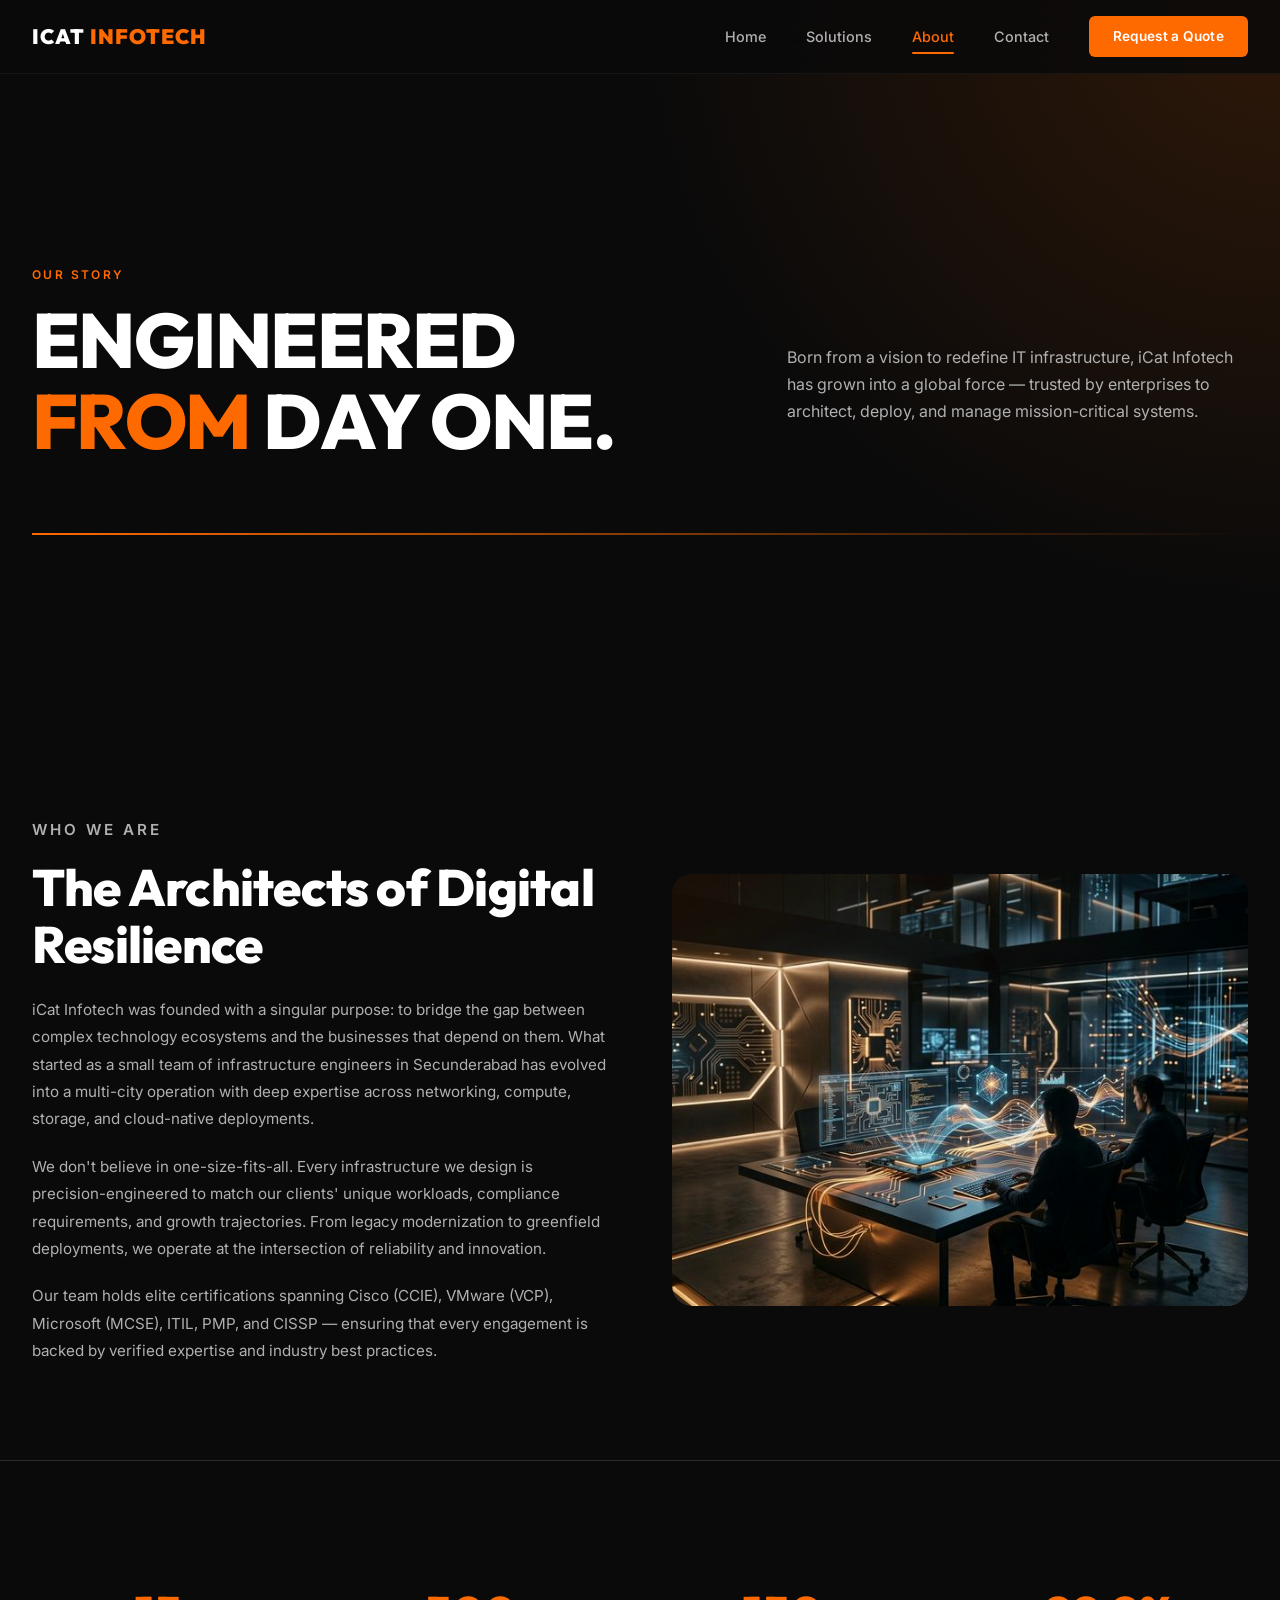
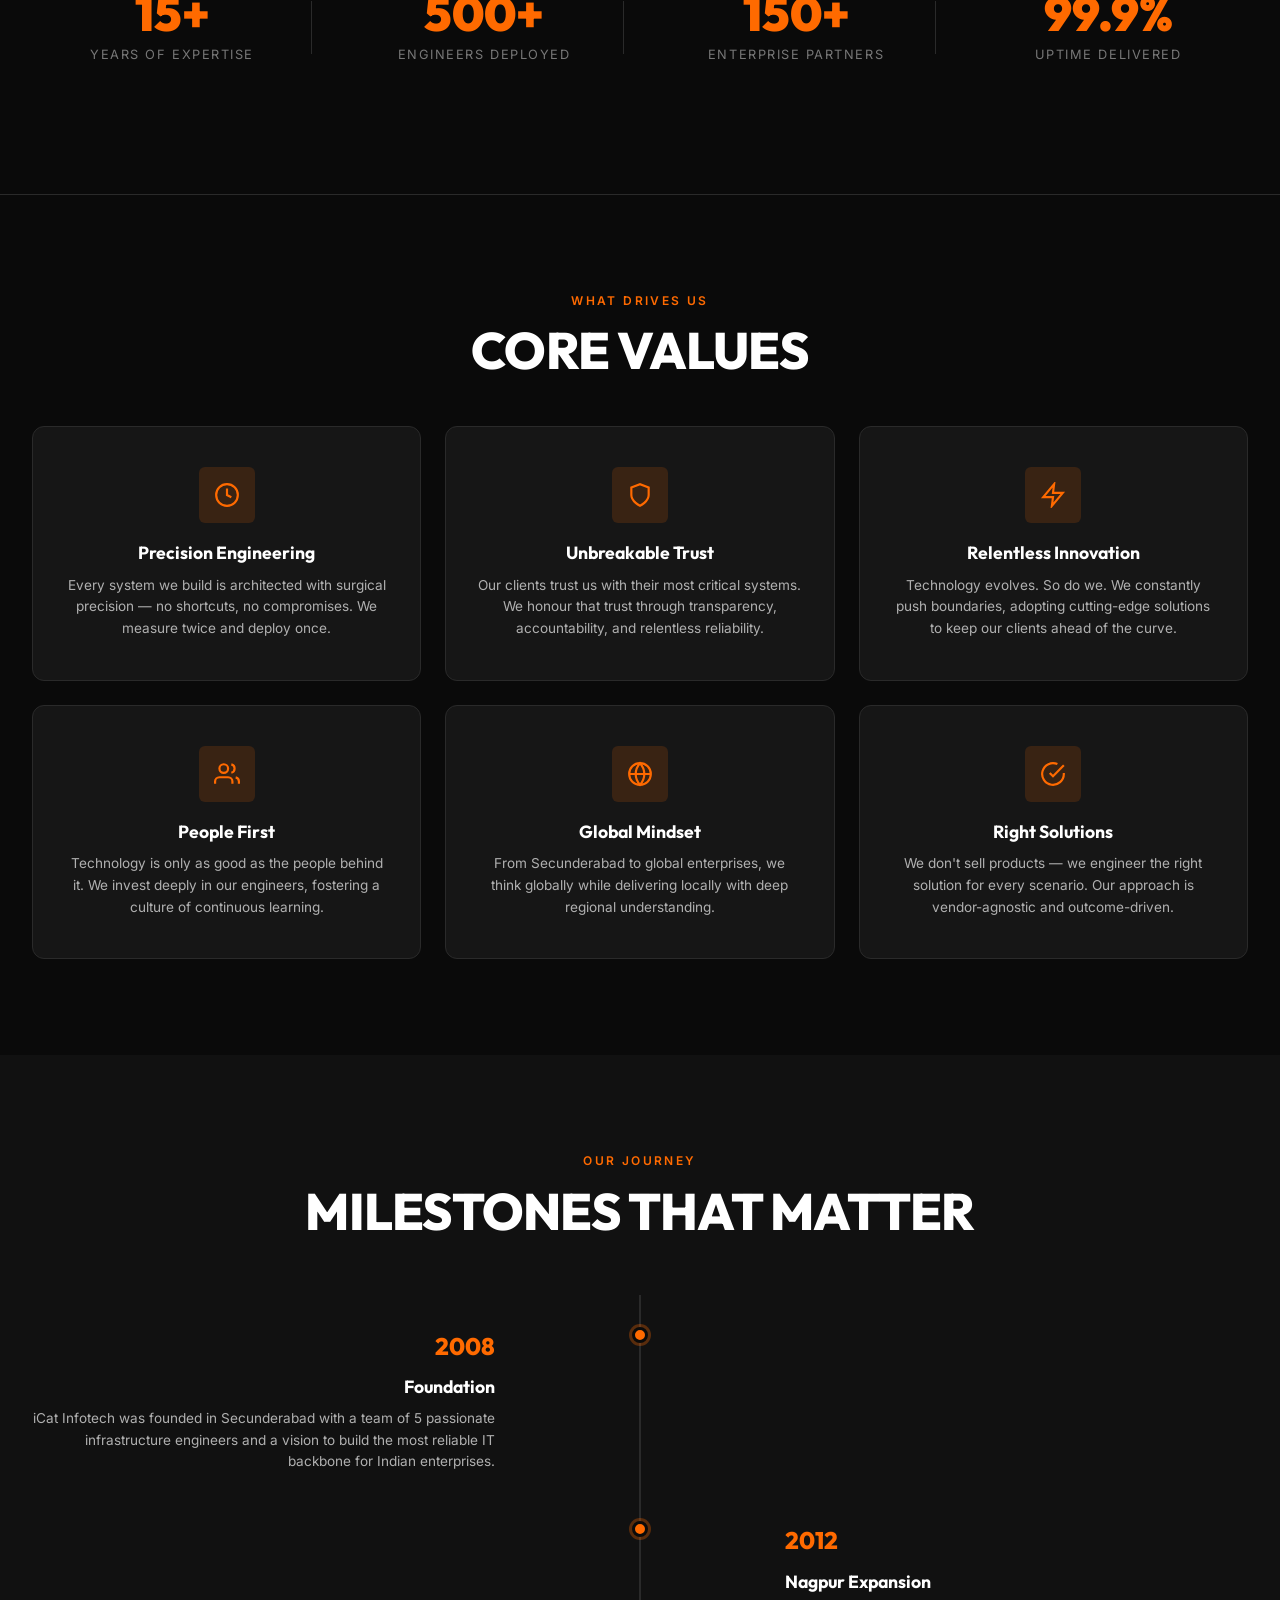
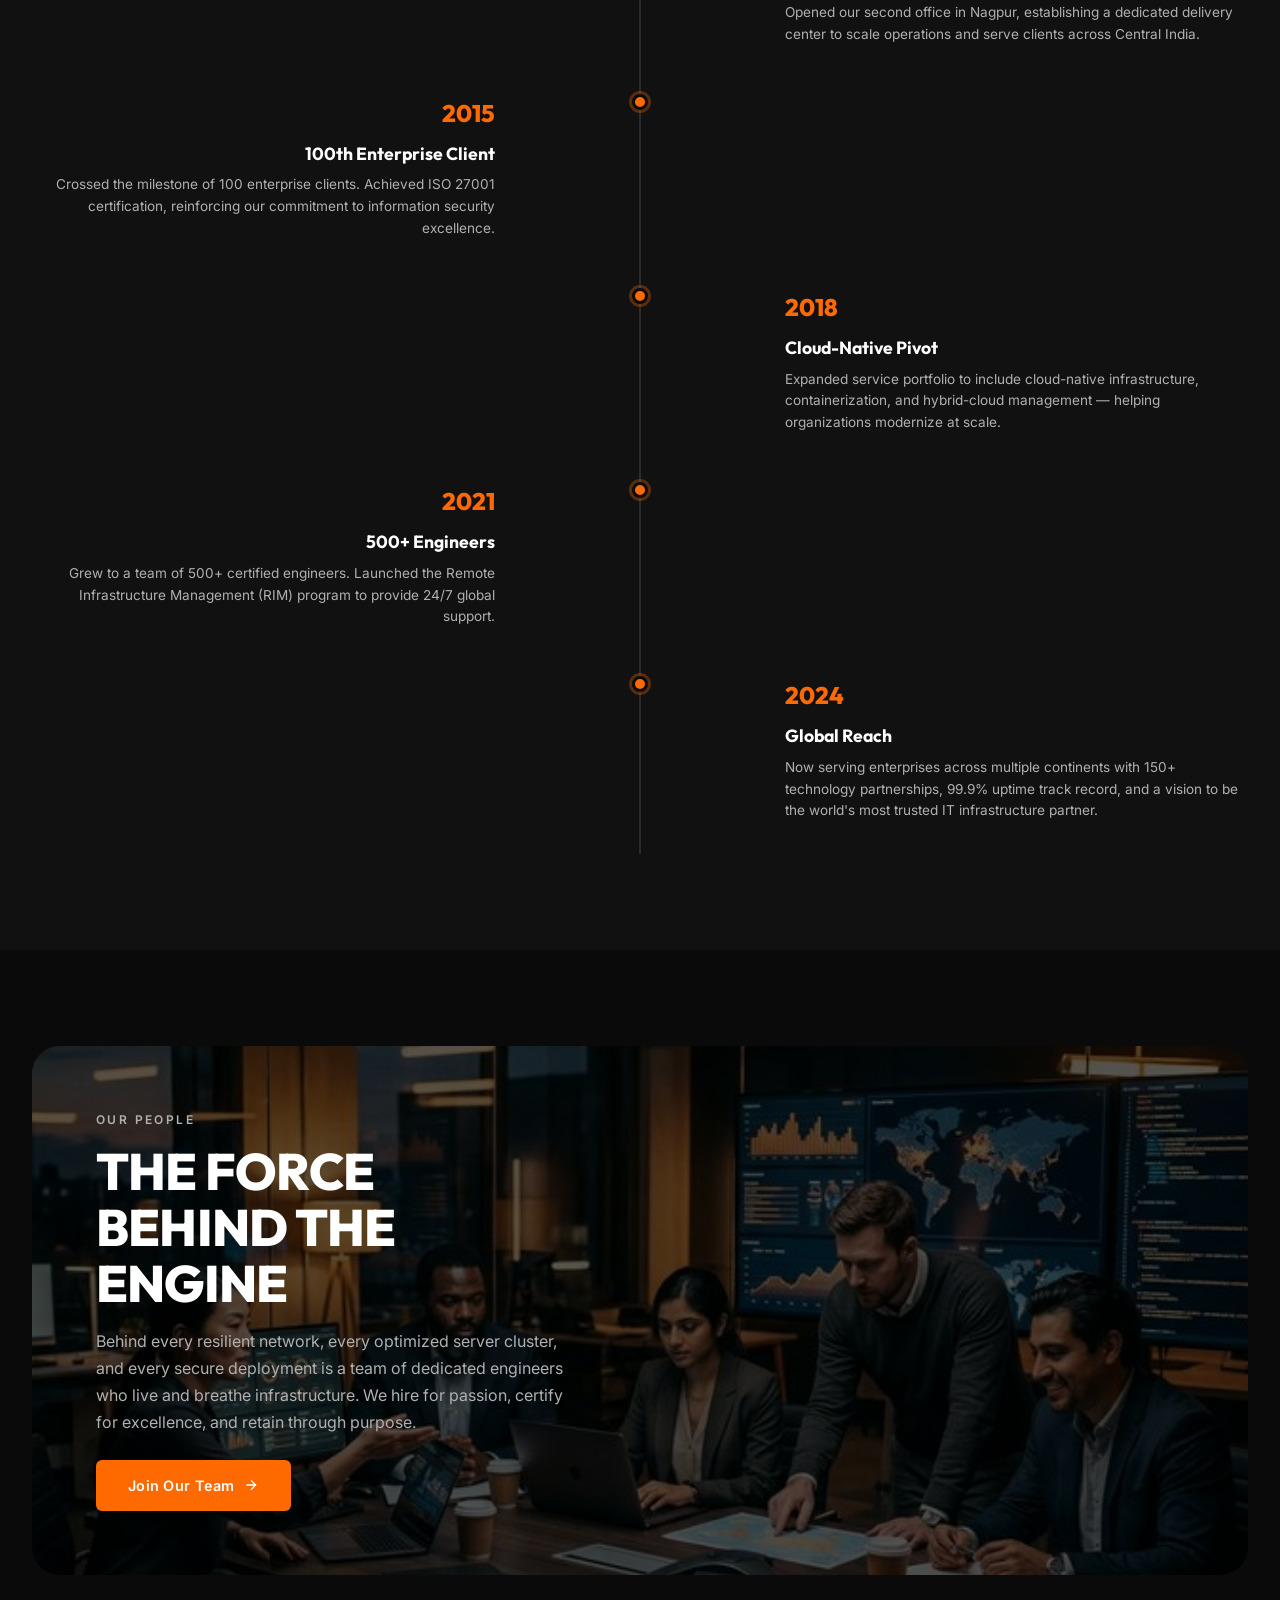
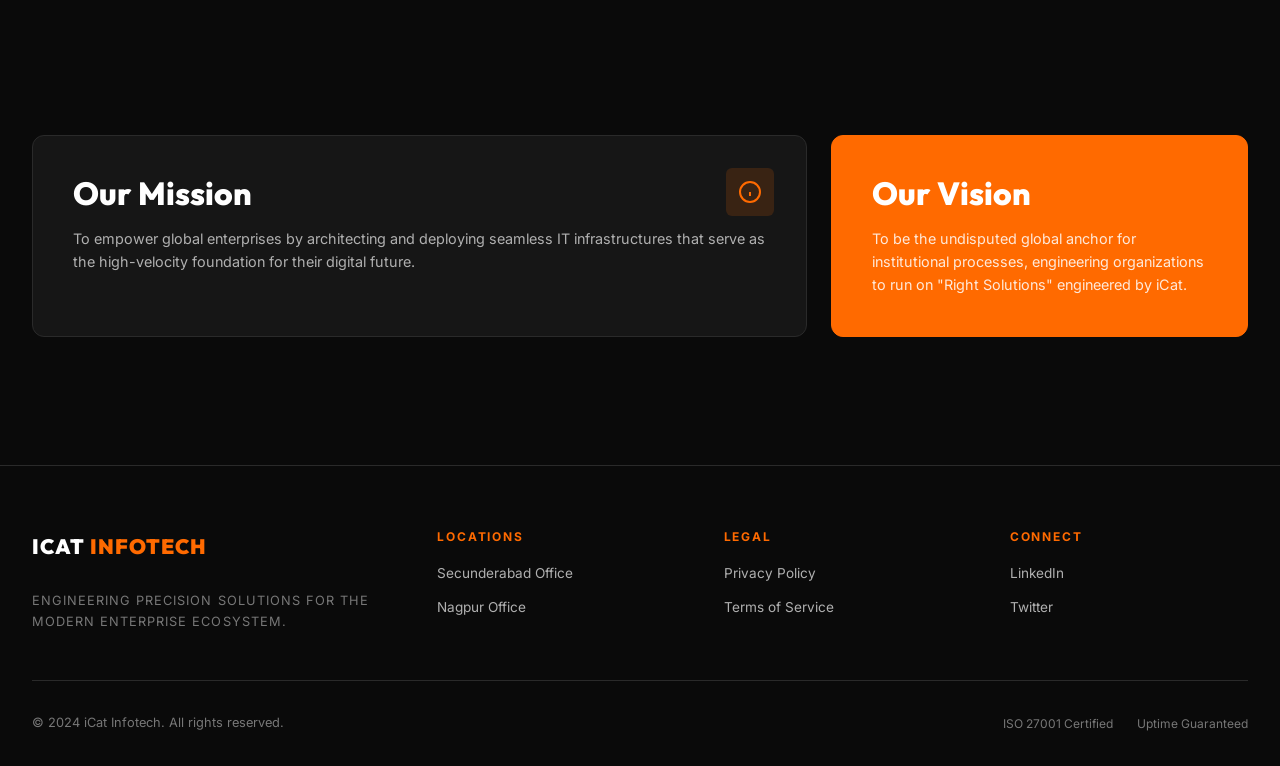
<file: about.html>
<!DOCTYPE html>
<html lang="en">
<head>
  <meta charset="UTF-8">
  <meta name="viewport" content="width=device-width, initial-scale=1.0">
  <title>About — iCat Infotech</title>
  <meta name="description" content="Learn about iCat Infotech — our story, values, journey, and the team behind mission-critical IT infrastructure solutions since 2008.">
  <link rel="stylesheet" href="styles.css">
  <link rel="icon" type="image/svg+xml" href="data:image/svg+xml,%3Csvg xmlns='http://www.w3.org/2000/svg' viewBox='0 0 32 32'%3E%3Crect width='32' height='32' rx='6' fill='%23FF6A00'/%3E%3Ctext x='50%25' y='55%25' dominant-baseline='middle' text-anchor='middle' font-family='Arial' font-weight='900' font-size='18' fill='white'%3EiC%3C/text%3E%3C/svg%3E">
</head>
<body>

  <!-- Navigation -->
  <nav class="navbar" id="navbar">
    <div class="container nav-inner">
      <a href="index.html" class="nav-logo">ICAT <span>INFOTECH</span></a>
      <div class="nav-links" id="navLinks">
        <a href="index.html">Home</a>
        <a href="solutions.html">Solutions</a>
        <a href="about.html" class="active">About</a>
        <a href="contact.html">Contact</a>
        <a href="contact.html" class="nav-cta">Request a Quote</a>
      </div>
      <button class="nav-toggle" id="navToggle" aria-label="Toggle navigation">
        <span></span><span></span><span></span>
      </button>
    </div>
  </nav>
  <div class="nav-overlay" id="navOverlay"></div>

  <!-- Hero -->
  <section class="hero">
    <div class="container hero-content">
      <p class="label-upper fade-up">Our Story</p>
      <div class="hero-grid">
        <div>
          <h1 class="heading-xl hero-title fade-up fade-up-delay-1">
            ENGINEERED<br>
            <span class="text-accent">FROM</span> DAY ONE.
          </h1>
        </div>
        <div style="display:flex;align-items:flex-end;">
          <p class="hero-description fade-up fade-up-delay-2">
            Born from a vision to redefine IT infrastructure, iCat Infotech has grown into a global force — trusted by enterprises to architect, deploy, and manage mission-critical systems.
          </p>
        </div>
      </div>
      <div class="hero-gradient-line fade-up fade-up-delay-3"></div>
    </div>
  </section>

  <!-- Our Story -->
  <section class="section">
    <div class="container">
      <div class="about-story fade-up">
        <div class="about-story-content">
          <p class="label-upper" style="margin-bottom:1rem;">Who We Are</p>
          <h2 class="heading-lg">The Architects of Digital Resilience</h2>
          <p>
            iCat Infotech was founded with a singular purpose: to bridge the gap between complex technology ecosystems and the businesses that depend on them. What started as a small team of infrastructure engineers in Secunderabad has evolved into a multi-city operation with deep expertise across networking, compute, storage, and cloud-native deployments.
          </p>
          <p>
            We don't believe in one-size-fits-all. Every infrastructure we design is precision-engineered to match our clients' unique workloads, compliance requirements, and growth trajectories. From legacy modernization to greenfield deployments, we operate at the intersection of reliability and innovation.
          </p>
          <p>
            Our team holds elite certifications spanning Cisco (CCIE), VMware (VCP), Microsoft (MCSE), ITIL, PMP, and CISSP — ensuring that every engagement is backed by verified expertise and industry best practices.
          </p>
        </div>
        <div class="about-story-image">
          <img src="images/innovation-lab.png" alt="iCat Infotech innovation lab" loading="lazy">
        </div>
      </div>
    </div>
  </section>

  <!-- Stats -->
  <section class="section-sm" style="border-top:1px solid var(--border-color); border-bottom:1px solid var(--border-color);">
    <div class="container">
      <div class="about-stats fade-up">
        <div class="about-stat-item">
          <div class="about-stat-number" data-target="15">15+</div>
          <div class="about-stat-label">Years of Expertise</div>
        </div>
        <div class="about-stat-item">
          <div class="about-stat-number" data-target="500">500+</div>
          <div class="about-stat-label">Engineers Deployed</div>
        </div>
        <div class="about-stat-item">
          <div class="about-stat-number" data-target="150">150+</div>
          <div class="about-stat-label">Enterprise Partners</div>
        </div>
        <div class="about-stat-item">
          <div class="about-stat-number" data-target="99">99.9%</div>
          <div class="about-stat-label">Uptime Delivered</div>
        </div>
      </div>
    </div>
  </section>

  <!-- Core Values -->
  <section class="section">
    <div class="container">
      <div style="text-align:center; margin-bottom:3rem;" class="fade-up">
        <p class="label-upper">What Drives Us</p>
        <h2 class="heading-lg" style="margin-top:0.75rem;">CORE VALUES</h2>
      </div>
      <div class="values-grid">
        <div class="card value-card fade-up fade-up-delay-1">
          <div class="card-icon">
            <svg width="26" height="26" fill="none" stroke="currentColor" stroke-width="2" viewBox="0 0 24 24"><circle cx="12" cy="12" r="10"/><path d="M12 6v6l4 2"/></svg>
          </div>
          <h3 class="card-title">Precision Engineering</h3>
          <p class="card-text">Every system we build is architected with surgical precision — no shortcuts, no compromises. We measure twice and deploy once.</p>
        </div>
        <div class="card value-card fade-up fade-up-delay-2">
          <div class="card-icon">
            <svg width="26" height="26" fill="none" stroke="currentColor" stroke-width="2" viewBox="0 0 24 24"><path d="M12 22s8-4 8-10V5l-8-3-8 3v7c0 6 8 10 8 10z"/></svg>
          </div>
          <h3 class="card-title">Unbreakable Trust</h3>
          <p class="card-text">Our clients trust us with their most critical systems. We honour that trust through transparency, accountability, and relentless reliability.</p>
        </div>
        <div class="card value-card fade-up fade-up-delay-3">
          <div class="card-icon">
            <svg width="26" height="26" fill="none" stroke="currentColor" stroke-width="2" viewBox="0 0 24 24"><path d="M13 2L3 14h9l-1 8 10-12h-9l1-8z"/></svg>
          </div>
          <h3 class="card-title">Relentless Innovation</h3>
          <p class="card-text">Technology evolves. So do we. We constantly push boundaries, adopting cutting-edge solutions to keep our clients ahead of the curve.</p>
        </div>
        <div class="card value-card fade-up fade-up-delay-1">
          <div class="card-icon">
            <svg width="26" height="26" fill="none" stroke="currentColor" stroke-width="2" viewBox="0 0 24 24"><path d="M17 21v-2a4 4 0 0 0-4-4H5a4 4 0 0 0-4 4v2"/><circle cx="9" cy="7" r="4"/><path d="M23 21v-2a4 4 0 0 0-3-3.87"/><path d="M16 3.13a4 4 0 0 1 0 7.75"/></svg>
          </div>
          <h3 class="card-title">People First</h3>
          <p class="card-text">Technology is only as good as the people behind it. We invest deeply in our engineers, fostering a culture of continuous learning.</p>
        </div>
        <div class="card value-card fade-up fade-up-delay-2">
          <div class="card-icon">
            <svg width="26" height="26" fill="none" stroke="currentColor" stroke-width="2" viewBox="0 0 24 24"><circle cx="12" cy="12" r="10"/><path d="M2 12h20"/><path d="M12 2a15.3 15.3 0 0 1 4 10 15.3 15.3 0 0 1-4 10 15.3 15.3 0 0 1-4-10 15.3 15.3 0 0 1 4-10z"/></svg>
          </div>
          <h3 class="card-title">Global Mindset</h3>
          <p class="card-text">From Secunderabad to global enterprises, we think globally while delivering locally with deep regional understanding.</p>
        </div>
        <div class="card value-card fade-up fade-up-delay-3">
          <div class="card-icon">
            <svg width="26" height="26" fill="none" stroke="currentColor" stroke-width="2" viewBox="0 0 24 24"><path d="M22 11.08V12a10 10 0 1 1-5.93-9.14"/><path d="M22 4L12 14.01l-3-3"/></svg>
          </div>
          <h3 class="card-title">Right Solutions</h3>
          <p class="card-text">We don't sell products — we engineer the right solution for every scenario. Our approach is vendor-agnostic and outcome-driven.</p>
        </div>
      </div>
    </div>
  </section>

  <!-- Journey / Timeline -->
  <section class="section" style="background:var(--bg-secondary);">
    <div class="container">
      <div style="text-align:center; margin-bottom:3.5rem;" class="fade-up">
        <p class="label-upper">Our Journey</p>
        <h2 class="heading-lg" style="margin-top:0.75rem;">MILESTONES THAT MATTER</h2>
      </div>
      <div class="timeline">
        <div class="timeline-item fade-up">
          <div class="timeline-dot"></div>
          <div class="timeline-content">
            <div class="timeline-year">2008</div>
            <div class="timeline-title">Foundation</div>
            <p class="timeline-text">iCat Infotech was founded in Secunderabad with a team of 5 passionate infrastructure engineers and a vision to build the most reliable IT backbone for Indian enterprises.</p>
          </div>
        </div>
        <div class="timeline-item fade-up">
          <div class="timeline-dot"></div>
          <div class="timeline-content">
            <div class="timeline-year">2012</div>
            <div class="timeline-title">Nagpur Expansion</div>
            <p class="timeline-text">Opened our second office in Nagpur, establishing a dedicated delivery center to scale operations and serve clients across Central India.</p>
          </div>
        </div>
        <div class="timeline-item fade-up">
          <div class="timeline-dot"></div>
          <div class="timeline-content">
            <div class="timeline-year">2015</div>
            <div class="timeline-title">100th Enterprise Client</div>
            <p class="timeline-text">Crossed the milestone of 100 enterprise clients. Achieved ISO 27001 certification, reinforcing our commitment to information security excellence.</p>
          </div>
        </div>
        <div class="timeline-item fade-up">
          <div class="timeline-dot"></div>
          <div class="timeline-content">
            <div class="timeline-year">2018</div>
            <div class="timeline-title">Cloud-Native Pivot</div>
            <p class="timeline-text">Expanded service portfolio to include cloud-native infrastructure, containerization, and hybrid-cloud management — helping organizations modernize at scale.</p>
          </div>
        </div>
        <div class="timeline-item fade-up">
          <div class="timeline-dot"></div>
          <div class="timeline-content">
            <div class="timeline-year">2021</div>
            <div class="timeline-title">500+ Engineers</div>
            <p class="timeline-text">Grew to a team of 500+ certified engineers. Launched the Remote Infrastructure Management (RIM) program to provide 24/7 global support.</p>
          </div>
        </div>
        <div class="timeline-item fade-up">
          <div class="timeline-dot"></div>
          <div class="timeline-content">
            <div class="timeline-year">2024</div>
            <div class="timeline-title">Global Reach</div>
            <p class="timeline-text">Now serving enterprises across multiple continents with 150+ technology partnerships, 99.9% uptime track record, and a vision to be the world's most trusted IT infrastructure partner.</p>
          </div>
        </div>
      </div>
    </div>
  </section>

  <!-- Team Banner -->
  <section class="section">
    <div class="container">
      <div class="team-banner fade-up">
        <div class="team-banner-bg" style="background-image:url('images/team.png');"></div>
        <div class="team-banner-content">
          <p class="label-upper" style="margin-bottom:0.75rem;">Our People</p>
          <h2 class="heading-lg">THE FORCE BEHIND THE ENGINE</h2>
          <p>
            Behind every resilient network, every optimized server cluster, and every secure deployment is a team of dedicated engineers who live and breathe infrastructure. We hire for passion, certify for excellence, and retain through purpose.
          </p>
          <a href="contact.html" class="btn btn-primary">
            Join Our Team
            <svg width="16" height="16" fill="none" stroke="currentColor" stroke-width="2" viewBox="0 0 24 24"><path d="M5 12h14"/><path d="M12 5l7 7-7 7"/></svg>
          </a>
        </div>
      </div>
    </div>
  </section>

  <!-- Mission & Vision (compact) -->
  <section class="section-sm">
    <div class="container">
      <div class="mission-vision fade-up">
        <div class="card mission-card">
          <div class="card-icon" style="position:absolute;top:2rem;right:2rem;">
            <svg width="24" height="24" fill="none" stroke="currentColor" stroke-width="2" viewBox="0 0 24 24"><circle cx="12" cy="12" r="10"/><path d="M12 16v-4"/><path d="M12 8h.01"/></svg>
          </div>
          <h2 class="heading-md" style="margin-bottom:1rem;">Our Mission</h2>
          <p class="card-text">
            To empower global enterprises by architecting and deploying seamless IT infrastructures that serve as the high-velocity foundation for their digital future.
          </p>
        </div>
        <div class="card card-accent mission-card">
          <h2 class="heading-md" style="margin-bottom:1rem;">Our Vision</h2>
          <p class="card-text" style="color:rgba(255,255,255,0.85);">
            To be the undisputed global anchor for institutional processes, engineering organizations to run on "Right Solutions" engineered by iCat.
          </p>
        </div>
      </div>
    </div>
  </section>

  <!-- Footer -->
  <footer class="footer">
    <div class="container">
      <div class="footer-grid">
        <div class="footer-brand">
          <a href="index.html" class="nav-logo">ICAT <span>INFOTECH</span></a>
          <p class="footer-tagline">Engineering precision solutions for the modern enterprise ecosystem.</p>
        </div>
        <div class="footer-col">
          <h4>Locations</h4>
          <a href="contact.html">Secunderabad Office</a>
          <a href="contact.html">Nagpur Office</a>
        </div>
        <div class="footer-col">
          <h4>Legal</h4>
          <a href="#">Privacy Policy</a>
          <a href="#">Terms of Service</a>
        </div>
        <div class="footer-col">
          <h4>Connect</h4>
          <a href="#">LinkedIn</a>
          <a href="#">Twitter</a>
        </div>
      </div>
      <div class="footer-bottom">
        <span>&copy; 2024 iCat Infotech. All rights reserved.</span>
        <div class="footer-badges">
          <span>ISO 27001 Certified</span>
          <span>Uptime Guaranteed</span>
        </div>
      </div>
    </div>
  </footer>

  <script src="script.js"></script>
</body>
</html>
</file>
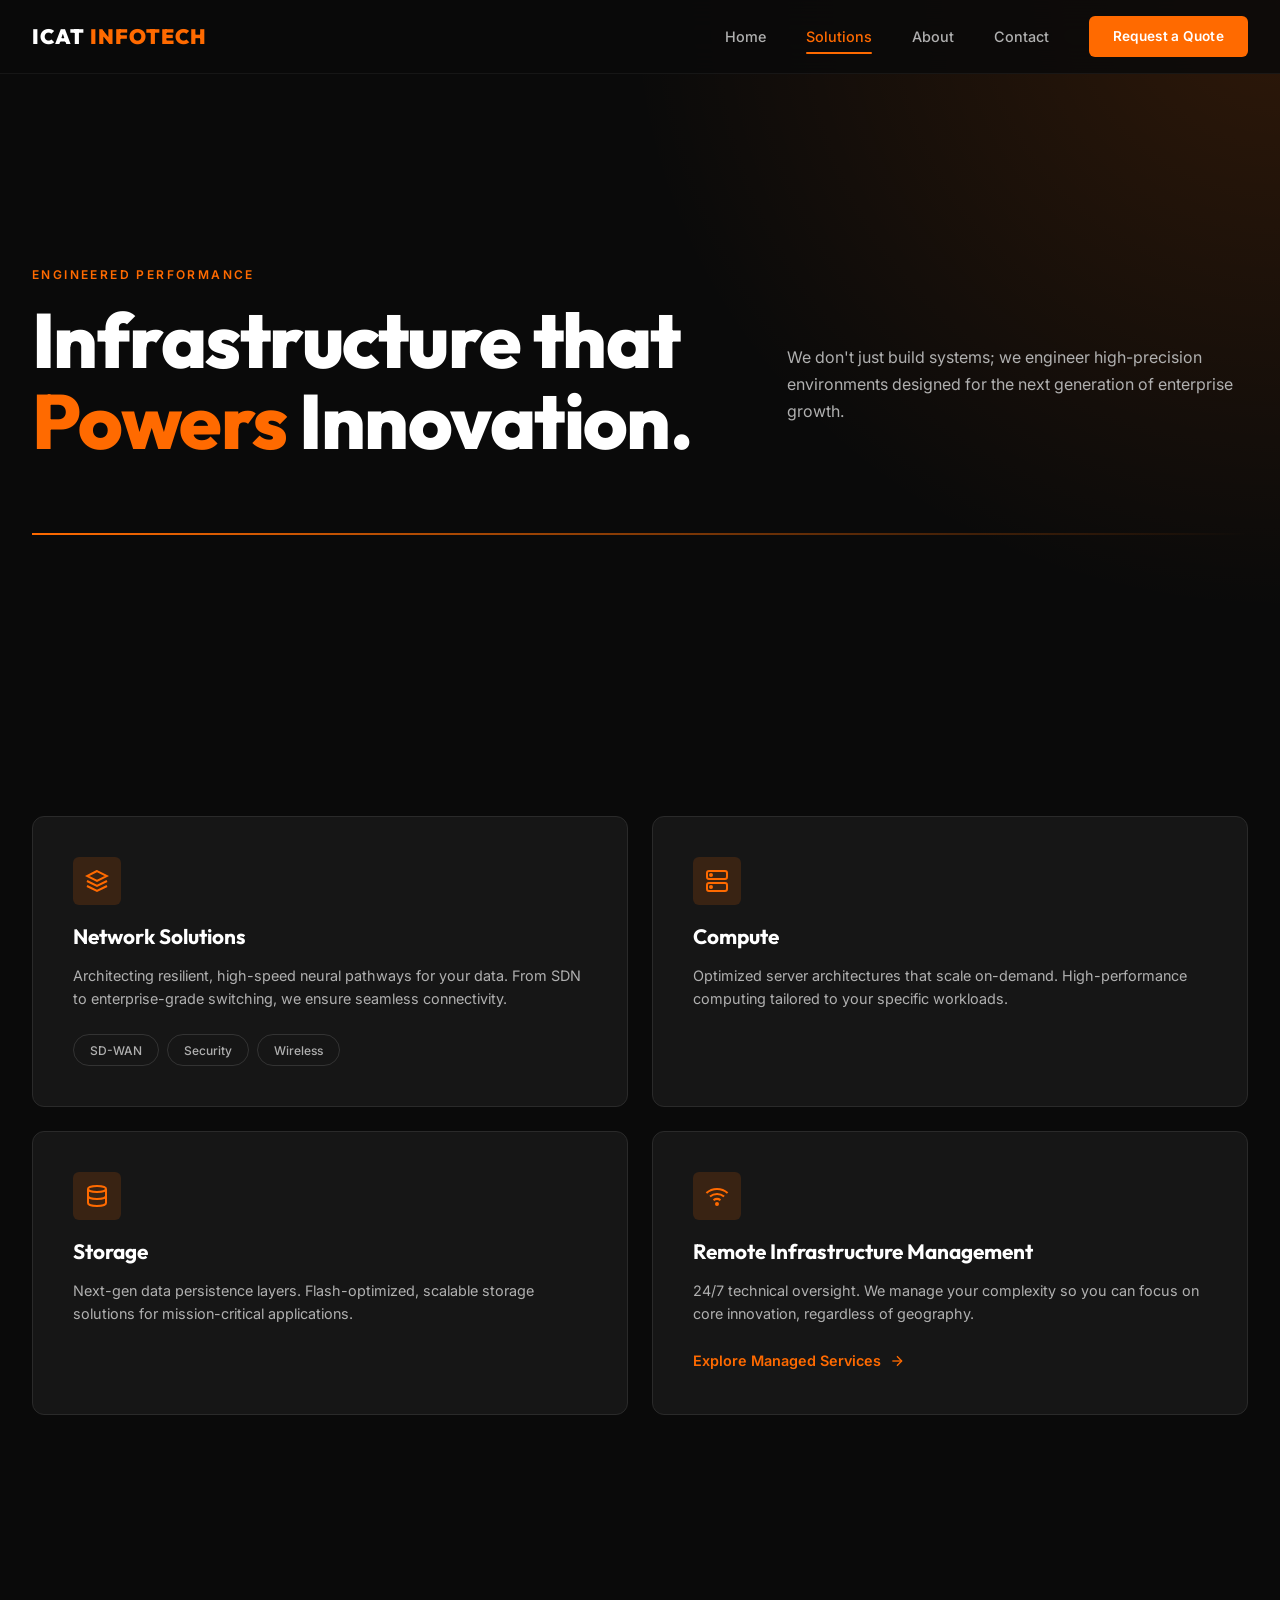
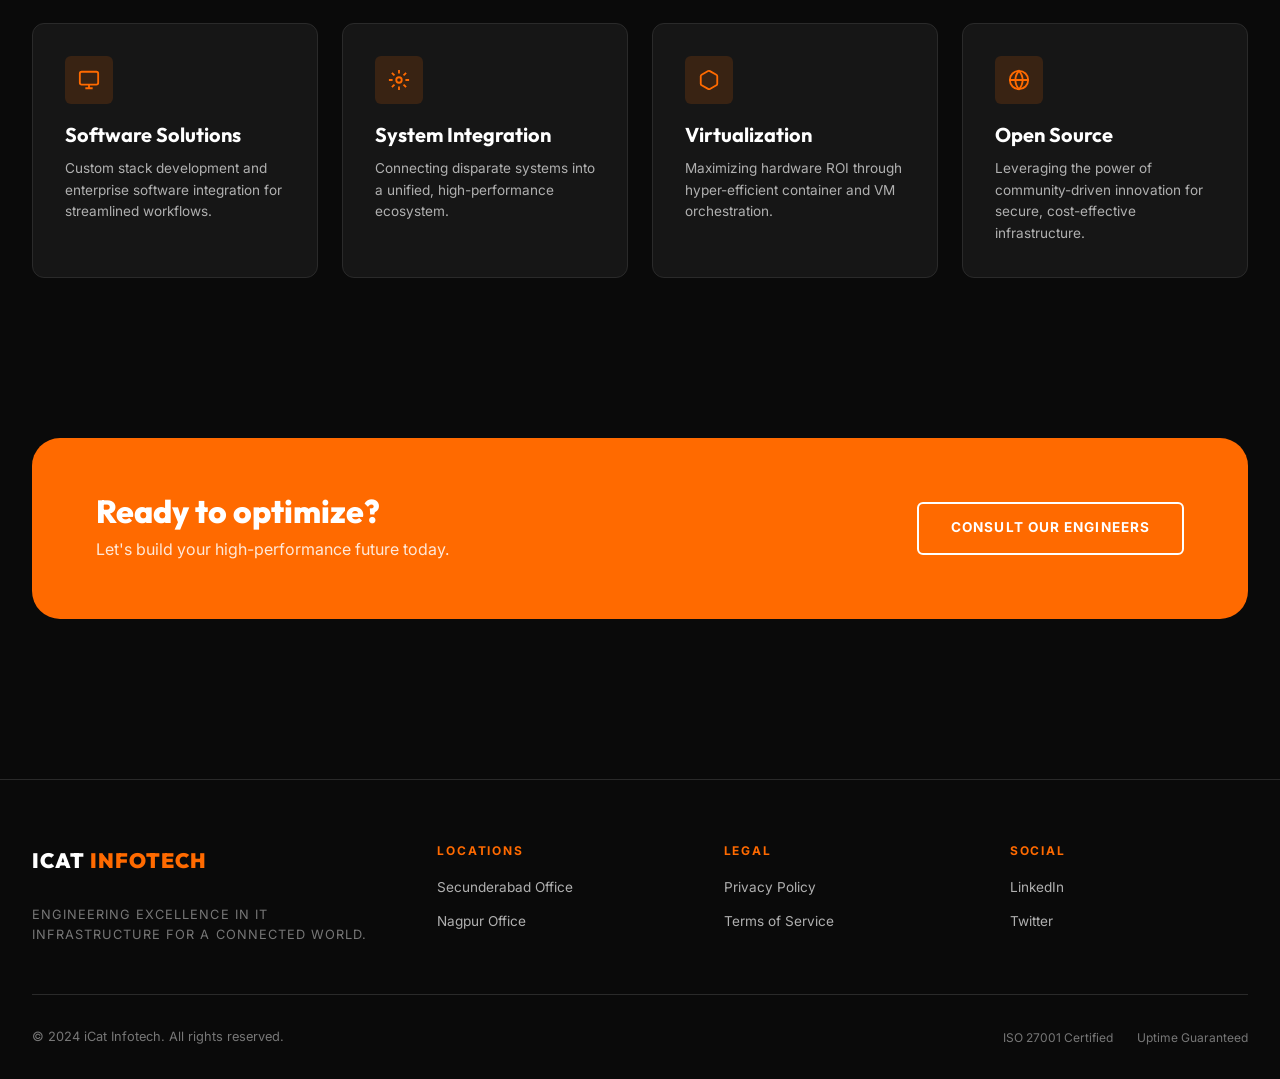
<file: solutions.html>
<!DOCTYPE html>
<html lang="en">
<head>
  <meta charset="UTF-8">
  <meta name="viewport" content="width=device-width, initial-scale=1.0">
  <title>Solutions — iCat Infotech</title>
  <meta name="description" content="Enterprise-grade IT infrastructure solutions: Network, Compute, Storage, Remote Management, Software, Virtualization and more from iCat Infotech.">
  <link rel="stylesheet" href="styles.css">
  <link rel="icon" type="image/svg+xml" href="data:image/svg+xml,%3Csvg xmlns='http://www.w3.org/2000/svg' viewBox='0 0 32 32'%3E%3Crect width='32' height='32' rx='6' fill='%23FF6A00'/%3E%3Ctext x='50%25' y='55%25' dominant-baseline='middle' text-anchor='middle' font-family='Arial' font-weight='900' font-size='18' fill='white'%3EiC%3C/text%3E%3C/svg%3E">
</head>
<body>

  <!-- Navigation -->
  <nav class="navbar" id="navbar">
    <div class="container nav-inner">
      <a href="index.html" class="nav-logo">ICAT <span>INFOTECH</span></a>
      <div class="nav-links" id="navLinks">
        <a href="index.html">Home</a>
        <a href="solutions.html" class="active">Solutions</a>
        <a href="about.html">About</a>
        <a href="contact.html">Contact</a>
        <a href="contact.html" class="nav-cta">Request a Quote</a>
      </div>
      <button class="nav-toggle" id="navToggle" aria-label="Toggle navigation">
        <span></span><span></span><span></span>
      </button>
    </div>
  </nav>
  <div class="nav-overlay" id="navOverlay"></div>

  <!-- Hero -->
  <section class="hero">
    <div class="container hero-content">
      <p class="label-upper fade-up">Engineered Performance</p>
      <div class="hero-grid">
        <div>
          <h1 class="heading-xl hero-title fade-up fade-up-delay-1">
            Infrastructure that<br>
            <span class="text-accent">Powers</span> Innovation.
          </h1>
        </div>
        <div style="display:flex;align-items:flex-end;">
          <p class="hero-description fade-up fade-up-delay-2">
            We don't just build systems; we engineer high-precision environments designed for the next generation of enterprise growth.
          </p>
        </div>
      </div>
      <div class="hero-gradient-line fade-up fade-up-delay-3"></div>
    </div>
  </section>

  <!-- Core Solutions -->
  <section class="section">
    <div class="container">
      <div class="solutions-grid">
        <!-- Network Solutions -->
        <div class="card solution-card fade-up">
          <div class="card-icon">
            <svg width="24" height="24" fill="none" stroke="currentColor" stroke-width="2" viewBox="0 0 24 24"><path d="M12 2L2 7l10 5 10-5-10-5z"/><path d="M2 17l10 5 10-5"/><path d="M2 12l10 5 10-5"/></svg>
          </div>
          <h3 class="card-title" style="font-size:1.3rem;">Network Solutions</h3>
          <p class="card-text">
            Architecting resilient, high-speed neural pathways for your data. From SDN to enterprise-grade switching, we ensure seamless connectivity.
          </p>
          <div class="solution-tags">
            <span class="solution-tag">SD-WAN</span>
            <span class="solution-tag">Security</span>
            <span class="solution-tag">Wireless</span>
          </div>
        </div>

        <!-- Compute -->
        <div class="card solution-card fade-up fade-up-delay-1">
          <div class="card-icon">
            <svg width="24" height="24" fill="none" stroke="currentColor" stroke-width="2" viewBox="0 0 24 24"><rect x="2" y="2" width="20" height="8" rx="2"/><rect x="2" y="14" width="20" height="8" rx="2"/><circle cx="6" cy="6" r="1"/><circle cx="6" cy="18" r="1"/></svg>
          </div>
          <h3 class="card-title" style="font-size:1.3rem;">Compute</h3>
          <p class="card-text">
            Optimized server architectures that scale on-demand. High-performance computing tailored to your specific workloads.
          </p>
        </div>

        <!-- Storage -->
        <div class="card solution-card fade-up fade-up-delay-2">
          <div class="card-icon">
            <svg width="24" height="24" fill="none" stroke="currentColor" stroke-width="2" viewBox="0 0 24 24"><ellipse cx="12" cy="5" rx="9" ry="3"/><path d="M21 12c0 1.66-4 3-9 3s-9-1.34-9-3"/><path d="M3 5v14c0 1.66 4 3 9 3s9-1.34 9-3V5"/></svg>
          </div>
          <h3 class="card-title" style="font-size:1.3rem;">Storage</h3>
          <p class="card-text">
            Next-gen data persistence layers. Flash-optimized, scalable storage solutions for mission-critical applications.
          </p>
        </div>

        <!-- Remote Infrastructure Management -->
        <div class="card solution-card fade-up fade-up-delay-3">
          <div class="card-icon">
            <svg width="24" height="24" fill="none" stroke="currentColor" stroke-width="2" viewBox="0 0 24 24"><path d="M5 12.55a11 11 0 0 1 14.08 0"/><path d="M1.42 9a16 16 0 0 1 21.16 0"/><path d="M8.53 16.11a6 6 0 0 1 6.95 0"/><circle cx="12" cy="20" r="1"/></svg>
          </div>
          <h3 class="card-title" style="font-size:1.3rem;">Remote Infrastructure Management</h3>
          <p class="card-text">
            24/7 technical oversight. We manage your complexity so you can focus on core innovation, regardless of geography.
          </p>
          <a href="#" class="solution-link">
            Explore Managed Services
            <svg width="16" height="16" fill="none" stroke="currentColor" stroke-width="2" viewBox="0 0 24 24"><path d="M5 12h14"/><path d="M12 5l7 7-7 7"/></svg>
          </a>
        </div>
      </div>
    </div>
  </section>

  <!-- Additional Services -->
  <section class="section-sm">
    <div class="container">
      <div class="services-grid fade-up">
        <!-- Software Solutions -->
        <div class="card service-card">
          <div class="card-icon">
            <svg width="22" height="22" fill="none" stroke="currentColor" stroke-width="2" viewBox="0 0 24 24"><rect x="2" y="3" width="20" height="14" rx="2"/><path d="M8 21h8"/><path d="M12 17v4"/></svg>
          </div>
          <h4 class="card-title">Software Solutions</h4>
          <p class="card-text" style="font-size:0.85rem;">
            Custom stack development and enterprise software integration for streamlined workflows.
          </p>
        </div>

        <!-- System Integration -->
        <div class="card service-card">
          <div class="card-icon">
            <svg width="22" height="22" fill="none" stroke="currentColor" stroke-width="2" viewBox="0 0 24 24"><circle cx="12" cy="12" r="3"/><path d="M12 1v4"/><path d="M12 19v4"/><path d="M4.22 4.22l2.83 2.83"/><path d="M16.95 16.95l2.83 2.83"/><path d="M1 12h4"/><path d="M19 12h4"/><path d="M4.22 19.78l2.83-2.83"/><path d="M16.95 7.05l2.83-2.83"/></svg>
          </div>
          <h4 class="card-title">System Integration</h4>
          <p class="card-text" style="font-size:0.85rem;">
            Connecting disparate systems into a unified, high-performance ecosystem.
          </p>
        </div>

        <!-- Virtualization -->
        <div class="card service-card">
          <div class="card-icon">
            <svg width="22" height="22" fill="none" stroke="currentColor" stroke-width="2" viewBox="0 0 24 24"><path d="M21 16V8a2 2 0 0 0-1-1.73l-7-4a2 2 0 0 0-2 0l-7 4A2 2 0 0 0 3 8v8a2 2 0 0 0 1 1.73l7 4a2 2 0 0 0 2 0l7-4A2 2 0 0 0 21 16z"/></svg>
          </div>
          <h4 class="card-title">Virtualization</h4>
          <p class="card-text" style="font-size:0.85rem;">
            Maximizing hardware ROI through hyper-efficient container and VM orchestration.
          </p>
        </div>

        <!-- Open Source -->
        <div class="card service-card">
          <div class="card-icon">
            <svg width="22" height="22" fill="none" stroke="currentColor" stroke-width="2" viewBox="0 0 24 24"><circle cx="12" cy="12" r="10"/><path d="M12 2a15.3 15.3 0 0 1 4 10 15.3 15.3 0 0 1-4 10 15.3 15.3 0 0 1-4-10 15.3 15.3 0 0 1 4-10z"/><path d="M2 12h20"/></svg>
          </div>
          <h4 class="card-title">Open Source</h4>
          <p class="card-text" style="font-size:0.85rem;">
            Leveraging the power of community-driven innovation for secure, cost-effective infrastructure.
          </p>
        </div>
      </div>
    </div>
  </section>

  <!-- CTA Banner -->
  <section class="section">
    <div class="container">
      <div class="cta-banner fade-up">
        <div class="cta-text">
          <h3>Ready to optimize?</h3>
          <p>Let's build your high-performance future today.</p>
        </div>
        <a href="contact.html" class="btn-cta">CONSULT OUR ENGINEERS</a>
      </div>
    </div>
  </section>

  <!-- Footer -->
  <footer class="footer">
    <div class="container">
      <div class="footer-grid">
        <div class="footer-brand">
          <a href="index.html" class="nav-logo">ICAT <span>INFOTECH</span></a>
          <p class="footer-tagline">Engineering excellence in IT infrastructure for a connected world.</p>
        </div>
        <div class="footer-col">
          <h4>Locations</h4>
          <a href="contact.html">Secunderabad Office</a>
          <a href="contact.html">Nagpur Office</a>
        </div>
        <div class="footer-col">
          <h4>Legal</h4>
          <a href="#">Privacy Policy</a>
          <a href="#">Terms of Service</a>
        </div>
        <div class="footer-col">
          <h4>Social</h4>
          <a href="#">LinkedIn</a>
          <a href="#">Twitter</a>
        </div>
      </div>
      <div class="footer-bottom">
        <span>&copy; 2024 iCat Infotech. All rights reserved.</span>
        <div class="footer-badges">
          <span>ISO 27001 Certified</span>
          <span>Uptime Guaranteed</span>
        </div>
      </div>
    </div>
  </footer>

  <script src="script.js"></script>
</body>
</html>
</file>
<file: styles.css>
/* ========================================
   iCat Infotech — Design System
   Dark Theme with Orange Accents
   ======================================== */

@import url('https://fonts.googleapis.com/css2?family=Inter:wght@300;400;500;600;700;800;900&family=Outfit:wght@400;500;600;700;800;900&display=swap');

/* ── CSS Variables ── */
:root {
  --bg-primary: #0a0a0a;
  --bg-secondary: #111111;
  --bg-card: #161616;
  --bg-card-hover: #1c1c1c;
  --bg-elevated: #1a1a1a;
  --bg-input: #1e1e1e;
  --border-color: #2a2a2a;
  --border-light: #333333;

  --text-primary: #ffffff;
  --text-secondary: #b0b0b0;
  --text-muted: #777777;

  --accent: #FF6A00;
  --accent-hover: #FF8533;
  --accent-dark: #cc5500;
  --accent-glow: rgba(255, 106, 0, 0.15);
  --accent-glow-strong: rgba(255, 106, 0, 0.3);

  --font-heading: 'Outfit', sans-serif;
  --font-body: 'Inter', sans-serif;

  --radius-sm: 6px;
  --radius-md: 12px;
  --radius-lg: 20px;
  --radius-xl: 28px;

  --shadow-card: 0 4px 24px rgba(0, 0, 0, 0.4);
  --shadow-elevated: 0 8px 40px rgba(0, 0, 0, 0.6);

  --transition: all 0.3s cubic-bezier(0.4, 0, 0.2, 1);
  --transition-fast: all 0.15s ease;
}

/* ── Reset & Base ── */
*, *::before, *::after {
  margin: 0;
  padding: 0;
  box-sizing: border-box;
}

html {
  scroll-behavior: smooth;
  font-size: 16px;
}

body {
  font-family: var(--font-body);
  background: var(--bg-primary);
  color: var(--text-primary);
  line-height: 1.6;
  -webkit-font-smoothing: antialiased;
  -moz-osx-font-smoothing: grayscale;
  overflow-x: hidden;
}

a {
  text-decoration: none;
  color: inherit;
  transition: var(--transition-fast);
}

img {
  max-width: 100%;
  display: block;
}

ul, ol {
  list-style: none;
}

/* ── Typography ── */
h1, h2, h3, h4, h5, h6 {
  font-family: var(--font-heading);
  font-weight: 800;
  line-height: 1.1;
}

.heading-xl {
  font-size: clamp(2.8rem, 6vw, 5.5rem);
  letter-spacing: -0.02em;
  line-height: 1.05;
}

.heading-lg {
  font-size: clamp(2rem, 4vw, 3.5rem);
  letter-spacing: -0.015em;
}

.heading-md {
  font-size: clamp(1.4rem, 2.5vw, 2rem);
}

.heading-sm {
  font-size: clamp(1.1rem, 1.8vw, 1.4rem);
}

.label-upper {
  font-family: var(--font-body);
  font-size: 0.75rem;
  font-weight: 600;
  letter-spacing: 0.2em;
  text-transform: uppercase;
  color: var(--accent);
}

.text-accent {
  color: var(--accent);
}

.text-muted {
  color: var(--text-secondary);
}

/* ── Layout ── */
.container {
  width: 100%;
  max-width: 1280px;
  margin: 0 auto;
  padding: 0 2rem;
}

.section {
  padding: 6rem 0;
}

.section-sm {
  padding: 4rem 0;
}

/* ── Navigation ── */
.navbar {
  position: fixed;
  top: 0;
  left: 0;
  right: 0;
  z-index: 1000;
  padding: 1rem 0;
  background: rgba(10, 10, 10, 0.85);
  backdrop-filter: blur(20px);
  -webkit-backdrop-filter: blur(20px);
  border-bottom: 1px solid rgba(255, 255, 255, 0.05);
  transition: var(--transition);
}

.navbar.scrolled {
  padding: 0.6rem 0;
  background: rgba(10, 10, 10, 0.95);
}

.nav-inner {
  display: flex;
  align-items: center;
  justify-content: space-between;
}

.nav-logo {
  font-family: var(--font-heading);
  font-size: 1.3rem;
  font-weight: 900;
  letter-spacing: 0.05em;
  text-transform: uppercase;
  color: var(--text-primary);
}

.nav-logo span {
  color: var(--accent);
}

.nav-links {
  display: flex;
  align-items: center;
  gap: 2.5rem;
}

.nav-links a {
  font-size: 0.9rem;
  font-weight: 500;
  color: var(--text-secondary);
  position: relative;
  padding: 0.25rem 0;
}

.nav-links a:hover,
.nav-links a.active {
  color: var(--accent);
}

.nav-links a.active::after {
  content: '';
  position: absolute;
  bottom: -2px;
  left: 0;
  right: 0;
  height: 2px;
  background: var(--accent);
  border-radius: 1px;
}

.nav-cta {
  background: var(--accent) !important;
  color: var(--text-primary) !important;
  padding: 0.6rem 1.5rem !important;
  border-radius: var(--radius-sm);
  font-weight: 600 !important;
  font-size: 0.85rem !important;
  letter-spacing: 0.02em;
  transition: var(--transition) !important;
  border: none;
  cursor: pointer;
}

.nav-cta:hover {
  background: var(--accent-hover) !important;
  transform: translateY(-1px);
  box-shadow: 0 4px 20px var(--accent-glow-strong);
}

/* Mobile Nav Toggle */
.nav-toggle {
  display: none;
  flex-direction: column;
  gap: 5px;
  cursor: pointer;
  z-index: 1001;
  background: none;
  border: none;
  padding: 4px;
}

.nav-toggle span {
  width: 24px;
  height: 2px;
  background: var(--text-primary);
  border-radius: 2px;
  transition: var(--transition);
}

.nav-toggle.active span:nth-child(1) {
  transform: rotate(45deg) translate(5px, 5px);
}

.nav-toggle.active span:nth-child(2) {
  opacity: 0;
}

.nav-toggle.active span:nth-child(3) {
  transform: rotate(-45deg) translate(5px, -5px);
}

/* ── Hero Section ── */
.hero {
  padding: 10rem 0 5rem;
  position: relative;
  overflow: hidden;
  min-height: 80vh;
  display: flex;
  align-items: center;
}

.hero::before {
  content: '';
  position: absolute;
  top: 0;
  right: 0;
  width: 60%;
  height: 100%;
  background: radial-gradient(ellipse at top right, var(--accent-glow), transparent 60%);
  pointer-events: none;
}

.hero-content {
  position: relative;
  z-index: 1;
}

.hero-grid {
  display: grid;
  grid-template-columns: 1.2fr 0.8fr;
  gap: 4rem;
  align-items: center;
}

.hero-title {
  margin-top: 1rem;
  margin-bottom: 1.5rem;
}

.hero-description {
  color: var(--text-secondary);
  font-size: 1rem;
  line-height: 1.7;
  max-width: 520px;
}

/* ── Buttons ── */
.btn {
  display: inline-flex;
  align-items: center;
  gap: 0.5rem;
  padding: 0.85rem 2rem;
  border-radius: var(--radius-sm);
  font-family: var(--font-body);
  font-size: 0.9rem;
  font-weight: 600;
  cursor: pointer;
  transition: var(--transition);
  border: none;
  letter-spacing: 0.02em;
}

.btn-primary {
  background: var(--accent);
  color: white;
}

.btn-primary:hover {
  background: var(--accent-hover);
  transform: translateY(-2px);
  box-shadow: 0 6px 24px var(--accent-glow-strong);
}

.btn-outline {
  background: transparent;
  color: var(--text-primary);
  border: 1px solid var(--border-light);
}

.btn-outline:hover {
  border-color: var(--accent);
  color: var(--accent);
}

.btn-lg {
  padding: 1rem 2.5rem;
  font-size: 1rem;
}

.btn-block {
  width: 100%;
  justify-content: center;
}

/* ── Cards ── */
.card {
  background: var(--bg-card);
  border: 1px solid var(--border-color);
  border-radius: var(--radius-md);
  padding: 2rem;
  transition: var(--transition);
  position: relative;
  overflow: hidden;
}

.card:hover {
  border-color: var(--border-light);
  background: var(--bg-card-hover);
  transform: translateY(-4px);
  box-shadow: var(--shadow-card);
}

.card-accent {
  background: var(--accent);
  border-color: var(--accent);
  color: white;
}

.card-accent:hover {
  background: var(--accent-hover);
  border-color: var(--accent-hover);
}

.card-icon {
  width: 48px;
  height: 48px;
  background: var(--accent-glow);
  border-radius: var(--radius-sm);
  display: flex;
  align-items: center;
  justify-content: center;
  margin-bottom: 1.25rem;
  color: var(--accent);
  font-size: 1.3rem;
}

.card-accent .card-icon {
  background: rgba(255, 255, 255, 0.2);
  color: white;
}

.card-title {
  font-family: var(--font-heading);
  font-size: 1.25rem;
  font-weight: 700;
  margin-bottom: 0.75rem;
}

.card-text {
  color: var(--text-secondary);
  font-size: 0.9rem;
  line-height: 1.6;
}

.card-accent .card-text {
  color: rgba(255, 255, 255, 0.85);
}

/* ── Grid Layouts ── */
.grid-2 {
  display: grid;
  grid-template-columns: repeat(2, 1fr);
  gap: 1.5rem;
}

.grid-3 {
  display: grid;
  grid-template-columns: repeat(3, 1fr);
  gap: 1.5rem;
}

.grid-4 {
  display: grid;
  grid-template-columns: repeat(4, 1fr);
  gap: 1.5rem;
}

.grid-6 {
  display: grid;
  grid-template-columns: repeat(6, 1fr);
  gap: 1rem;
}

/* ── Mission / Vision ── */
.mission-vision {
  display: grid;
  grid-template-columns: 1.3fr 0.7fr;
  gap: 1.5rem;
}

.mission-card {
  padding: 2.5rem;
}

.mission-card .card-icon {
  position: absolute;
  top: 2rem;
  right: 2rem;
}

/* ── Beyond Boundaries ── */
.beyond-section {
  display: grid;
  grid-template-columns: 1fr 1fr;
  gap: 4rem;
  align-items: center;
}

.beyond-image {
  position: relative;
}

.beyond-image img {
  width: 100%;
  border-radius: var(--radius-lg);
}

.beyond-stat {
  position: absolute;
  bottom: 1.5rem;
  left: 1.5rem;
  background: rgba(10, 10, 10, 0.85);
  backdrop-filter: blur(10px);
  padding: 1rem 1.5rem;
  border-radius: var(--radius-md);
  border: 1px solid var(--border-color);
}

.beyond-stat .stat-number {
  font-family: var(--font-heading);
  font-size: 2.5rem;
  font-weight: 900;
  color: var(--accent);
}

.beyond-stat .stat-label {
  font-size: 0.7rem;
  letter-spacing: 0.15em;
  text-transform: uppercase;
  color: var(--text-secondary);
}

.beyond-title {
  margin-bottom: 2rem;
}

.beyond-list {
  display: flex;
  flex-direction: column;
  gap: 1rem;
  margin-top: 2rem;
}

.beyond-list-item {
  display: flex;
  align-items: center;
  gap: 1rem;
  padding: 1rem 1.5rem;
  background: var(--bg-card);
  border: 1px solid var(--border-color);
  border-radius: var(--radius-md);
  font-size: 0.9rem;
  font-weight: 500;
  transition: var(--transition);
}

.beyond-list-item:hover {
  border-color: var(--accent);
  background: var(--bg-card-hover);
}

.beyond-list-item .item-icon {
  width: 36px;
  height: 36px;
  background: var(--accent);
  border-radius: 50%;
  display: flex;
  align-items: center;
  justify-content: center;
  font-size: 0.8rem;
  flex-shrink: 0;
}

/* ── Certifications ── */
.cert-section {
  text-align: center;
}

.cert-grid {
  display: grid;
  grid-template-columns: repeat(6, 1fr);
  gap: 1rem;
  margin-top: 3rem;
}

.cert-card {
  background: var(--bg-card);
  border: 1px solid var(--border-color);
  border-radius: var(--radius-md);
  padding: 1.5rem 1rem;
  text-align: center;
  transition: var(--transition);
}

.cert-card:hover {
  border-color: var(--accent);
  transform: translateY(-4px);
  box-shadow: 0 8px 24px var(--accent-glow);
}

.cert-icon {
  width: 48px;
  height: 48px;
  margin: 0 auto 1rem;
  background: var(--accent-glow);
  border-radius: var(--radius-sm);
  display: flex;
  align-items: center;
  justify-content: center;
  color: var(--accent);
  font-size: 1.2rem;
}

.cert-name {
  font-family: var(--font-heading);
  font-weight: 700;
  font-size: 1rem;
  margin-bottom: 0.25rem;
}

.cert-label {
  font-size: 0.7rem;
  color: var(--text-muted);
  text-transform: uppercase;
  letter-spacing: 0.1em;
}

/* ── Global Footprint ── */
.footprint-section {
  background: var(--bg-secondary);
  border-radius: var(--radius-xl);
  overflow: hidden;
}

.footprint-grid {
  display: grid;
  grid-template-columns: 1fr 1fr;
  gap: 0;
}

.footprint-map {
  padding: 3rem;
}

.footprint-map img {
  width: 100%;
  height: 100%;
  object-fit: cover;
  border-radius: var(--radius-md);
}

.footprint-content {
  padding: 3rem;
  display: flex;
  flex-direction: column;
  justify-content: center;
}

.footprint-content p {
  color: var(--text-secondary);
  margin: 1.5rem 0 2rem;
  font-size: 0.95rem;
  line-height: 1.7;
}

.footprint-locations {
  display: flex;
  gap: 4rem;
  margin-top: 1rem;
  padding-top: 1.5rem;
  border-top: 1px solid var(--border-color);
}

.footprint-location .loc-label {
  font-size: 0.7rem;
  letter-spacing: 0.15em;
  text-transform: uppercase;
  color: var(--text-muted);
  margin-bottom: 0.5rem;
}

.footprint-location .loc-city {
  font-family: var(--font-heading);
  font-weight: 700;
  font-size: 1.1rem;
}

/* ── Solutions Page ── */
.solutions-grid {
  display: grid;
  grid-template-columns: 1fr 1fr;
  gap: 1.5rem;
}

.solution-card {
  padding: 2.5rem;
  min-height: 240px;
}

.solution-card .card-title {
  font-size: 1.3rem;
  margin-bottom: 1rem;
}

.solution-tags {
  display: flex;
  flex-wrap: wrap;
  gap: 0.5rem;
  margin-top: 1.5rem;
}

.solution-tag {
  padding: 0.35rem 1rem;
  background: transparent;
  border: 1px solid var(--border-light);
  border-radius: 100px;
  font-size: 0.75rem;
  font-weight: 500;
  color: var(--text-secondary);
  transition: var(--transition);
}

.solution-tag:hover {
  border-color: var(--accent);
  color: var(--accent);
}

.solution-link {
  display: inline-flex;
  align-items: center;
  gap: 0.5rem;
  color: var(--accent);
  font-weight: 600;
  font-size: 0.9rem;
  margin-top: 1.5rem;
  transition: var(--transition);
}

.solution-link:hover {
  gap: 0.75rem;
}

.solution-link svg {
  transition: var(--transition);
}

.services-grid {
  display: grid;
  grid-template-columns: repeat(4, 1fr);
  gap: 1.5rem;
  margin-top: 3rem;
}

.service-card {
  padding: 2rem;
}

/* ── CTA Banner ── */
.cta-banner {
  background: var(--accent);
  border-radius: var(--radius-xl);
  padding: 3.5rem 4rem;
  display: flex;
  align-items: center;
  justify-content: space-between;
}

.cta-text h3 {
  font-size: 2rem;
  margin-bottom: 0.5rem;
}

.cta-text p {
  opacity: 0.85;
  font-size: 1rem;
}

.btn-cta {
  background: transparent;
  color: white;
  border: 2px solid white;
  padding: 0.85rem 2rem;
  font-weight: 700;
  font-size: 0.85rem;
  letter-spacing: 0.08em;
  text-transform: uppercase;
  border-radius: var(--radius-sm);
  cursor: pointer;
  transition: var(--transition);
}

.btn-cta:hover {
  background: white;
  color: var(--accent);
}

/* ── Contact Page ── */
.office-card {
  padding: 0;
  overflow: hidden;
}

.office-card-header {
  padding: 1.5rem 2rem;
}

.office-card-header h3 {
  font-size: 1.15rem;
  margin-bottom: 0.25rem;
}

.office-state {
  font-size: 0.75rem;
  letter-spacing: 0.1em;
  text-transform: uppercase;
  color: var(--accent);
  font-weight: 600;
}

.office-card-image {
  width: 100%;
  height: 180px;
  overflow: hidden;
}

.office-card-image img {
  width: 100%;
  height: 100%;
  object-fit: cover;
  filter: brightness(0.6) saturate(0.8);
  transition: var(--transition);
}

.office-card:hover .office-card-image img {
  filter: brightness(0.7) saturate(1);
  transform: scale(1.05);
}

.office-card-body {
  padding: 1.5rem 2rem;
}

.office-detail {
  display: flex;
  align-items: flex-start;
  gap: 0.75rem;
  margin-bottom: 0.75rem;
  font-size: 0.85rem;
  color: var(--text-secondary);
}

.office-detail svg {
  color: var(--accent);
  flex-shrink: 0;
  margin-top: 0.15rem;
}

.office-icon {
  position: absolute;
  top: 1.5rem;
  right: 1.5rem;
  color: var(--accent);
}

/* Contact Form */
.contact-form-section {
  display: grid;
  grid-template-columns: 1fr 1fr;
  gap: 1.5rem;
  margin-top: 4rem;
}

.form-card {
  padding: 2.5rem;
}

.form-group {
  margin-bottom: 1.25rem;
}

.form-label {
  display: block;
  font-size: 0.75rem;
  font-weight: 700;
  letter-spacing: 0.1em;
  text-transform: uppercase;
  margin-bottom: 0.5rem;
  color: var(--text-primary);
}

.form-row {
  display: grid;
  grid-template-columns: 1fr 1fr;
  gap: 1rem;
}

.form-input,
.form-select,
.form-textarea {
  width: 100%;
  padding: 0.85rem 1rem;
  background: var(--bg-input);
  border: 1px solid var(--border-color);
  border-radius: var(--radius-sm);
  color: var(--text-primary);
  font-family: var(--font-body);
  font-size: 0.9rem;
  transition: var(--transition);
  outline: none;
}

.form-input::placeholder,
.form-textarea::placeholder {
  color: var(--text-muted);
}

.form-input:focus,
.form-select:focus,
.form-textarea:focus {
  border-color: var(--accent);
  box-shadow: 0 0 0 3px var(--accent-glow);
}

.form-textarea {
  min-height: 120px;
  resize: vertical;
}

.form-select {
  appearance: none;
  background-image: url("data:image/svg+xml,%3Csvg xmlns='http://www.w3.org/2000/svg' width='12' height='12' fill='%23777' viewBox='0 0 16 16'%3E%3Cpath d='M8 11L3 6h10z'/%3E%3C/svg%3E");
  background-repeat: no-repeat;
  background-position: right 1rem center;
  cursor: pointer;
}

/* Support Cards */
.support-stack {
  display: flex;
  flex-direction: column;
  gap: 1.5rem;
}

.support-card {
  padding: 2rem;
}

.support-label {
  display: inline-block;
  padding: 0.3rem 0.8rem;
  background: var(--accent);
  border-radius: var(--radius-sm);
  font-size: 0.7rem;
  font-weight: 700;
  letter-spacing: 0.08em;
  text-transform: uppercase;
  margin-bottom: 0.75rem;
}

.support-email {
  font-family: var(--font-heading);
  font-size: 1.3rem;
  font-weight: 700;
}

.india-card {
  background: var(--accent);
  border-color: var(--accent);
  padding: 2rem;
}

.india-card h4 {
  font-size: 1.2rem;
  margin-bottom: 0.75rem;
}

.india-card p {
  font-size: 0.85rem;
  opacity: 0.85;
  line-height: 1.6;
  margin-bottom: 1rem;
}

.india-dots {
  display: flex;
  gap: 0.5rem;
  margin-bottom: 0.75rem;
}

.india-dot {
  width: 28px;
  height: 28px;
  background: rgba(255, 255, 255, 0.2);
  border-radius: 50%;
}

.india-link {
  font-size: 0.8rem;
  font-weight: 600;
  opacity: 0.9;
  display: inline-flex;
  align-items: center;
  gap: 0.5rem;
}

/* Stats Bar */
.stats-bar {
  display: grid;
  grid-template-columns: repeat(3, 1fr);
  gap: 1.5rem;
  margin-top: 4rem;
}

.stat-card {
  border-radius: var(--radius-md);
  overflow: hidden;
  position: relative;
  height: 200px;
}

.stat-card-bg {
  position: absolute;
  inset: 0;
  background-size: cover;
  background-position: center;
  filter: brightness(0.3);
}

.stat-card-content {
  position: relative;
  z-index: 1;
  height: 100%;
  display: flex;
  flex-direction: column;
  align-items: center;
  justify-content: center;
  text-align: center;
  padding: 2rem;
}

.stat-card .stat-value {
  font-family: var(--font-heading);
  font-size: 2.5rem;
  font-weight: 900;
  color: var(--accent);
}

.stat-card .stat-name {
  font-size: 0.75rem;
  letter-spacing: 0.12em;
  text-transform: uppercase;
  color: var(--text-secondary);
  margin-top: 0.25rem;
}

.stat-icon-card {
  background: var(--bg-card);
  border: 1px solid var(--border-color);
  border-radius: var(--radius-md);
  height: 200px;
  display: flex;
  flex-direction: column;
  align-items: center;
  justify-content: center;
  gap: 0.75rem;
}

.stat-icon-card svg {
  color: var(--accent);
}

/* ── Footer ── */
.footer {
  padding: 4rem 0 2rem;
  border-top: 1px solid var(--border-color);
  margin-top: 4rem;
}

.footer-grid {
  display: grid;
  grid-template-columns: 1.5fr 1fr 1fr 1fr;
  gap: 3rem;
  margin-bottom: 3rem;
}

.footer-brand .nav-logo {
  margin-bottom: 1rem;
  display: inline-block;
}

.footer-tagline {
  font-size: 0.8rem;
  color: var(--text-muted);
  text-transform: uppercase;
  letter-spacing: 0.08em;
  line-height: 1.6;
  margin-top: 0.75rem;
}

.footer-col h4 {
  font-family: var(--font-body);
  font-size: 0.75rem;
  font-weight: 700;
  letter-spacing: 0.15em;
  text-transform: uppercase;
  color: var(--accent);
  margin-bottom: 1.25rem;
}

.footer-col a {
  display: block;
  font-size: 0.85rem;
  color: var(--text-secondary);
  margin-bottom: 0.75rem;
  transition: var(--transition-fast);
}

.footer-col a:hover {
  color: var(--accent);
}

.footer-bottom {
  padding-top: 2rem;
  border-top: 1px solid var(--border-color);
  display: flex;
  align-items: center;
  justify-content: space-between;
  font-size: 0.8rem;
  color: var(--text-muted);
}

.footer-badges {
  display: flex;
  gap: 1.5rem;
  font-size: 0.75rem;
  color: var(--text-muted);
}

/* ── Animations ── */
.fade-up {
  opacity: 0;
  transform: translateY(30px);
  transition: opacity 0.6s ease, transform 0.6s ease;
}

.fade-up.visible {
  opacity: 1;
  transform: translateY(0);
}

.fade-up-delay-1 { transition-delay: 0.1s; }
.fade-up-delay-2 { transition-delay: 0.2s; }
.fade-up-delay-3 { transition-delay: 0.3s; }
.fade-up-delay-4 { transition-delay: 0.4s; }
.fade-up-delay-5 { transition-delay: 0.5s; }

/* Gradient line under hero */
.hero-gradient-line {
  width: 100%;
  height: 2px;
  background: linear-gradient(90deg, var(--accent), transparent);
  margin-top: 3rem;
  opacity: 0.5;
}

/* ── Responsive ── */
@media (max-width: 1024px) {
  .hero-grid {
    grid-template-columns: 1fr;
    gap: 2rem;
  }

  .hero-description {
    max-width: 100%;
  }

  .beyond-section {
    grid-template-columns: 1fr;
    gap: 2rem;
  }

  .cert-grid {
    grid-template-columns: repeat(3, 1fr);
  }

  .footprint-grid {
    grid-template-columns: 1fr;
  }

  .solutions-grid {
    grid-template-columns: 1fr;
  }

  .services-grid {
    grid-template-columns: repeat(2, 1fr);
  }

  .contact-form-section {
    grid-template-columns: 1fr;
  }

  .cta-banner {
    flex-direction: column;
    text-align: center;
    gap: 2rem;
    padding: 3rem 2rem;
  }

  .footer-grid {
    grid-template-columns: 1fr 1fr;
    gap: 2rem;
  }

  .stats-bar {
    grid-template-columns: repeat(2, 1fr);
  }
}

@media (max-width: 768px) {
  .container {
    padding: 0 1.25rem;
  }

  .section {
    padding: 4rem 0;
  }

  .nav-links {
    position: fixed;
    top: 0;
    right: -100%;
    width: 75%;
    max-width: 320px;
    height: 100vh;
    background: var(--bg-secondary);
    flex-direction: column;
    justify-content: center;
    gap: 2rem;
    padding: 2rem;
    border-left: 1px solid var(--border-color);
    transition: right 0.35s ease;
    z-index: 1000;
  }

  .nav-links.open {
    right: 0;
  }

  .nav-toggle {
    display: flex;
  }

  .heading-xl {
    font-size: 2.5rem;
  }

  .mission-vision {
    grid-template-columns: 1fr;
  }

  .cert-grid {
    grid-template-columns: repeat(2, 1fr);
  }

  .grid-2 {
    grid-template-columns: 1fr;
  }

  .services-grid {
    grid-template-columns: 1fr;
  }

  .footer-grid {
    grid-template-columns: 1fr;
    gap: 2rem;
  }

  .footer-bottom {
    flex-direction: column;
    gap: 1rem;
    text-align: center;
  }

  .stats-bar {
    grid-template-columns: 1fr;
  }

  .footprint-locations {
    flex-direction: column;
    gap: 1.5rem;
  }

  .form-row {
    grid-template-columns: 1fr;
  }
}

@media (max-width: 480px) {
  .cert-grid {
    grid-template-columns: repeat(2, 1fr);
  }

  .cta-banner {
    padding: 2rem 1.5rem;
    border-radius: var(--radius-lg);
  }
}

/* ── Page Overlay for Mobile ── */
.nav-overlay {
  position: fixed;
  inset: 0;
  background: rgba(0, 0, 0, 0.6);
  z-index: 999;
  opacity: 0;
  pointer-events: none;
  transition: opacity 0.3s ease;
}

.nav-overlay.active {
  opacity: 1;
  pointer-events: all;
}

/* ── Scrollbar ── */
::-webkit-scrollbar {
  width: 8px;
}

::-webkit-scrollbar-track {
  background: var(--bg-primary);
}

::-webkit-scrollbar-thumb {
  background: var(--border-light);
  border-radius: 4px;
}

::-webkit-scrollbar-thumb:hover {
  background: var(--text-muted);
}

/* ── Selection ── */
::selection {
  background: var(--accent);
  color: white;
}

/* ── About Page ── */
.about-story {
  display: grid;
  grid-template-columns: 1fr 1fr;
  gap: 4rem;
  align-items: center;
}

.about-story-content h2 {
  margin-bottom: 1.5rem;
}

.about-story-content p {
  color: var(--text-secondary);
  line-height: 1.8;
  margin-bottom: 1.25rem;
  font-size: 0.95rem;
}

.about-story-content p:last-child {
  margin-bottom: 0;
}

.about-story-image {
  position: relative;
  border-radius: var(--radius-lg);
  overflow: hidden;
}

.about-story-image img {
  width: 100%;
  height: 100%;
  object-fit: cover;
  border-radius: var(--radius-lg);
  aspect-ratio: 4/3;
}

.about-story-image::after {
  content: '';
  position: absolute;
  inset: 0;
  background: linear-gradient(135deg, rgba(255,106,0,0.1), transparent 60%);
  pointer-events: none;
}

/* About Stats Counter Row */
.about-stats {
  display: grid;
  grid-template-columns: repeat(4, 1fr);
  gap: 2rem;
  padding: 4rem 0;
}

.about-stat-item {
  text-align: center;
  position: relative;
}

.about-stat-item::after {
  content: '';
  position: absolute;
  right: 0;
  top: 15%;
  height: 70%;
  width: 1px;
  background: var(--border-color);
}

.about-stat-item:last-child::after {
  display: none;
}

.about-stat-number {
  font-family: var(--font-heading);
  font-size: 3rem;
  font-weight: 900;
  color: var(--accent);
  line-height: 1;
  margin-bottom: 0.5rem;
}

.about-stat-label {
  font-size: 0.8rem;
  letter-spacing: 0.12em;
  text-transform: uppercase;
  color: var(--text-muted);
}

/* Core Values */
.values-grid {
  display: grid;
  grid-template-columns: repeat(3, 1fr);
  gap: 1.5rem;
}

.value-card {
  padding: 2.5rem 2rem;
  text-align: center;
}

.value-card .card-icon {
  margin: 0 auto 1.25rem;
  width: 56px;
  height: 56px;
}

.value-card .card-title {
  font-size: 1.1rem;
  margin-bottom: 0.75rem;
}

.value-card .card-text {
  font-size: 0.85rem;
}

/* Timeline */
.timeline {
  position: relative;
  padding: 2rem 0;
}

.timeline::before {
  content: '';
  position: absolute;
  left: 50%;
  transform: translateX(-50%);
  top: 0;
  bottom: 0;
  width: 2px;
  background: var(--border-color);
}

.timeline-item {
  display: flex;
  justify-content: center;
  align-items: flex-start;
  margin-bottom: 3rem;
  position: relative;
}

.timeline-item:last-child {
  margin-bottom: 0;
}

.timeline-dot {
  position: absolute;
  left: 50%;
  transform: translateX(-50%);
  width: 16px;
  height: 16px;
  background: var(--accent);
  border-radius: 50%;
  border: 3px solid var(--bg-primary);
  z-index: 2;
  box-shadow: 0 0 0 3px var(--accent-glow-strong);
}

.timeline-content {
  width: 42%;
}

.timeline-item:nth-child(odd) .timeline-content {
  margin-right: auto;
  text-align: right;
  padding-right: 3rem;
}

.timeline-item:nth-child(even) .timeline-content {
  margin-left: auto;
  text-align: left;
  padding-left: 3rem;
}

.timeline-year {
  font-family: var(--font-heading);
  font-size: 1.5rem;
  font-weight: 800;
  color: var(--accent);
  margin-bottom: 0.5rem;
}

.timeline-title {
  font-family: var(--font-heading);
  font-weight: 700;
  font-size: 1.1rem;
  margin-bottom: 0.4rem;
}

.timeline-text {
  color: var(--text-secondary);
  font-size: 0.85rem;
  line-height: 1.6;
}

/* Team Banner */
.team-banner {
  position: relative;
  border-radius: var(--radius-xl);
  overflow: hidden;
  min-height: 320px;
  display: flex;
  align-items: center;
}

.team-banner-bg {
  position: absolute;
  inset: 0;
  background-size: cover;
  background-position: center;
  filter: brightness(0.35);
}

.team-banner-content {
  position: relative;
  z-index: 1;
  padding: 4rem;
  max-width: 600px;
}

.team-banner-content h2 {
  margin-bottom: 1rem;
}

.team-banner-content p {
  color: var(--text-secondary);
  line-height: 1.7;
  margin-bottom: 1.5rem;
}

/* About page responsive */
@media (max-width: 1024px) {
  .about-story {
    grid-template-columns: 1fr;
    gap: 2rem;
  }

  .about-stats {
    grid-template-columns: repeat(2, 1fr);
    gap: 2rem;
  }

  .about-stat-item:nth-child(2)::after {
    display: none;
  }

  .values-grid {
    grid-template-columns: repeat(2, 1fr);
  }

  .timeline::before {
    left: 2rem;
  }

  .timeline-dot {
    left: 2rem;
  }

  .timeline-item:nth-child(odd) .timeline-content,
  .timeline-item:nth-child(even) .timeline-content {
    margin-left: 5rem;
    margin-right: 0;
    text-align: left;
    padding-left: 0;
    padding-right: 0;
    width: auto;
  }
}

@media (max-width: 768px) {
  .about-stats {
    grid-template-columns: 1fr 1fr;
  }

  .about-stat-item::after {
    display: none;
  }

  .values-grid {
    grid-template-columns: 1fr;
  }

  .team-banner-content {
    padding: 2.5rem;
  }

  .team-banner {
    min-height: 260px;
  }
}

/* ========================================
   3D GLOBE HERO STYLES
   ======================================== */

/* ── Hero Split Layout (Text Left, Globe Right) ── */
.hero-split {
  display: grid;
  grid-template-columns: 1fr 1fr;
  gap: 2rem;
  align-items: center;
  min-height: 80vh;
}

.hero-left {
  z-index: 2;
}

.hero-right {
  display: flex;
  align-items: center;
  justify-content: center;
  z-index: 1;
}

/* ── Globe Container ── */
#globe-container {
  width: 100%;
  height: 550px;
  position: relative;
}

#globe-container canvas {
  display: block;
  width: 100% !important;
  height: 100% !important;
}

/* ── Responsive Globe ── */
@media (max-width: 1024px) {
  .hero-split {
    grid-template-columns: 1fr;
    min-height: auto;
  }

  .hero-right {
    order: -1;
  }

  #globe-container {
    height: 350px;
  }
}

@media (max-width: 768px) {
  #globe-container {
    height: 280px;
  }
}
</file>
